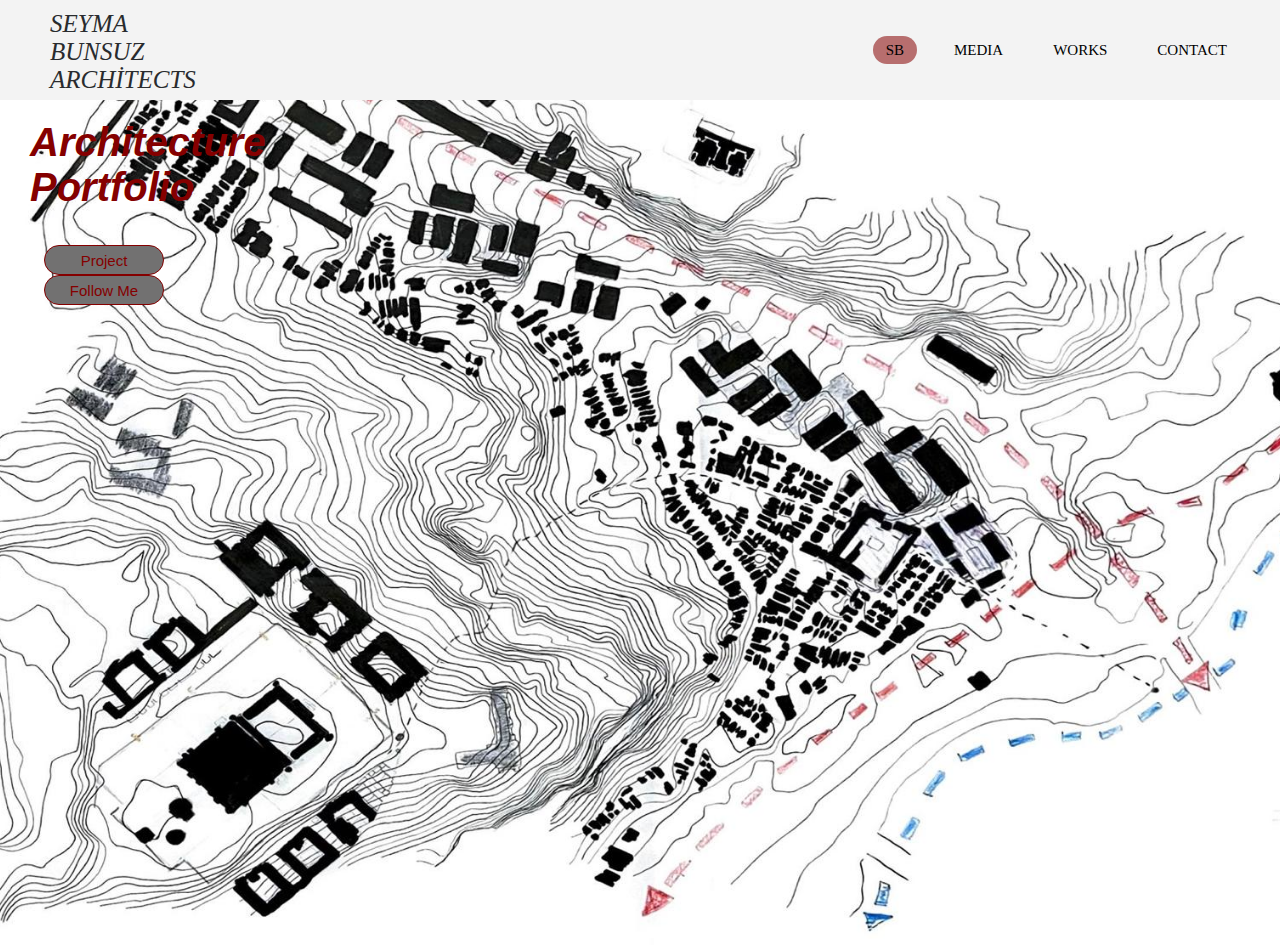
<file: index.html>
<!DOCTYPE html>
<html lang="en">
<head><link rel="stylesheet" href="STYLESS.css">
    <meta charset="UTF-8">
    <meta name="viewport" content="width=device-width, initial-scale=1.0">
    <title>SEYMA_RCH</title>
</head>
<body>
    <div class="container">
        <div class="background"></div>
        <div class="navbar">
            <div class="logo">
                <a href="index.html">SEYMA BUNSUZ ARCHİTECTS</a>
            </div>
            <ul>
                <li><a href="index.html" class="active">SB</a></li>
                <li><a href="media.html">MEDIA</a></li>
                <li><a href="works.html">WORKS</a></li>
                <li><a href="contact.html">CONTACT</a></li>
            </ul>
        </div>
        <div class="center">
            <h1>Architecture Portfolio </h1>
            <div class="buttons">
                <button>Project</button>
                <button>Follow Me</button>
                
            
            </div>
           
    
        </div>
    </div>
   

   
</body>
</html>
</file>
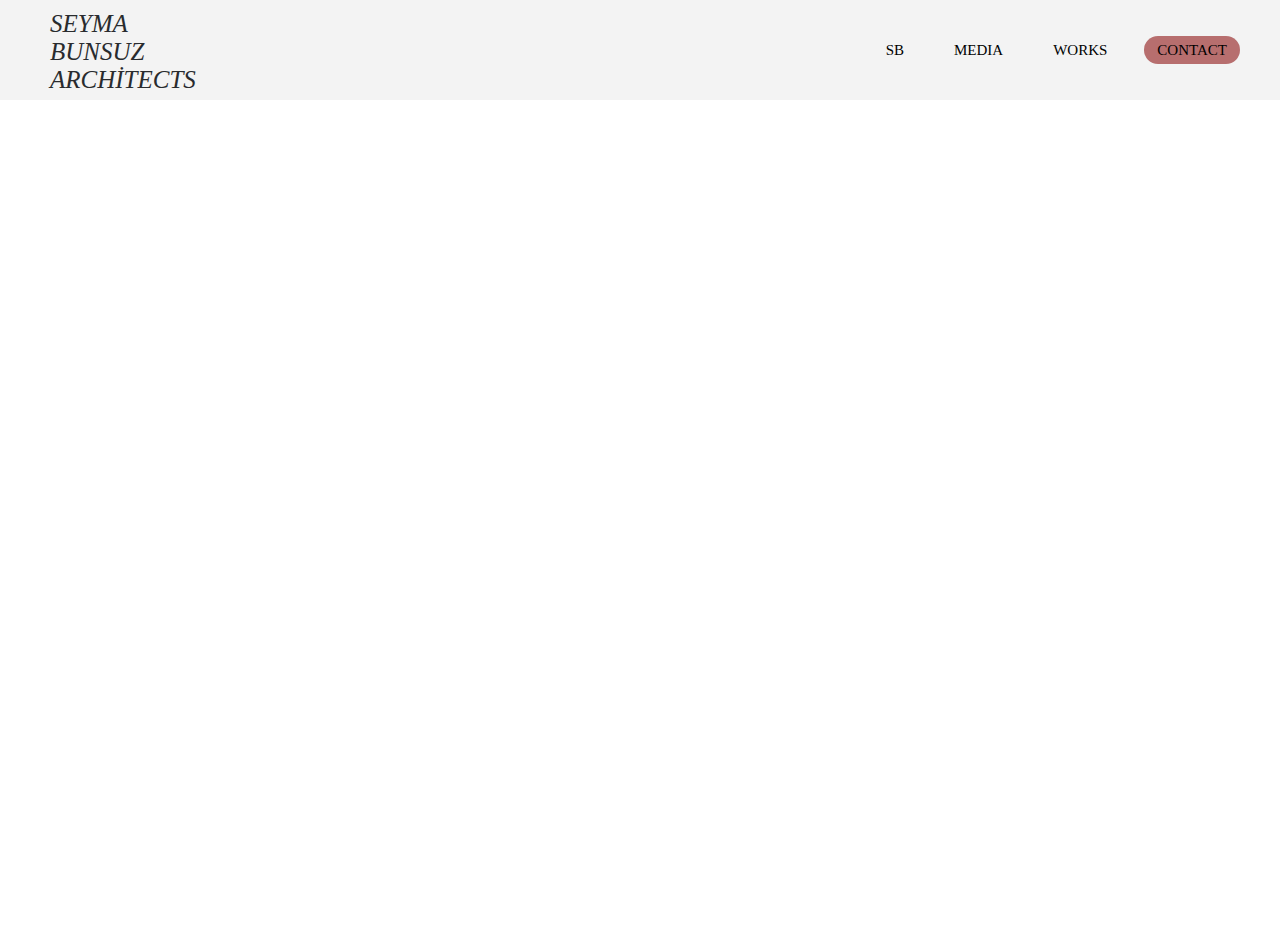
<file: contact.html>
<!DOCTYPE html>
<html lang="en">
<head>
    <meta charset="UTF-8">
    <meta name="viewport" content="width=device-width, initial-scale=1.0">
    <title>CONTACT</title>
</head><link rel="stylesheet" href="contact.css">
<body>
    <div class="container">
        <div class="navbar">
            <div class="logo">
                <a href="index.html">SEYMA BUNSUZ ARCHİTECTS</a>
            </div>
            <ul>
                <li><a href="index.html">SB</a></li>
                <li><a href="media.html">MEDIA</a></li>
                <li><a href="works.html">WORKS</a></li>
                <li><a href="contact.html" class="active">CONTACT</a></li>
            </ul>
        </div>
       
    </div>
   

    
</body>
</html>
</file>
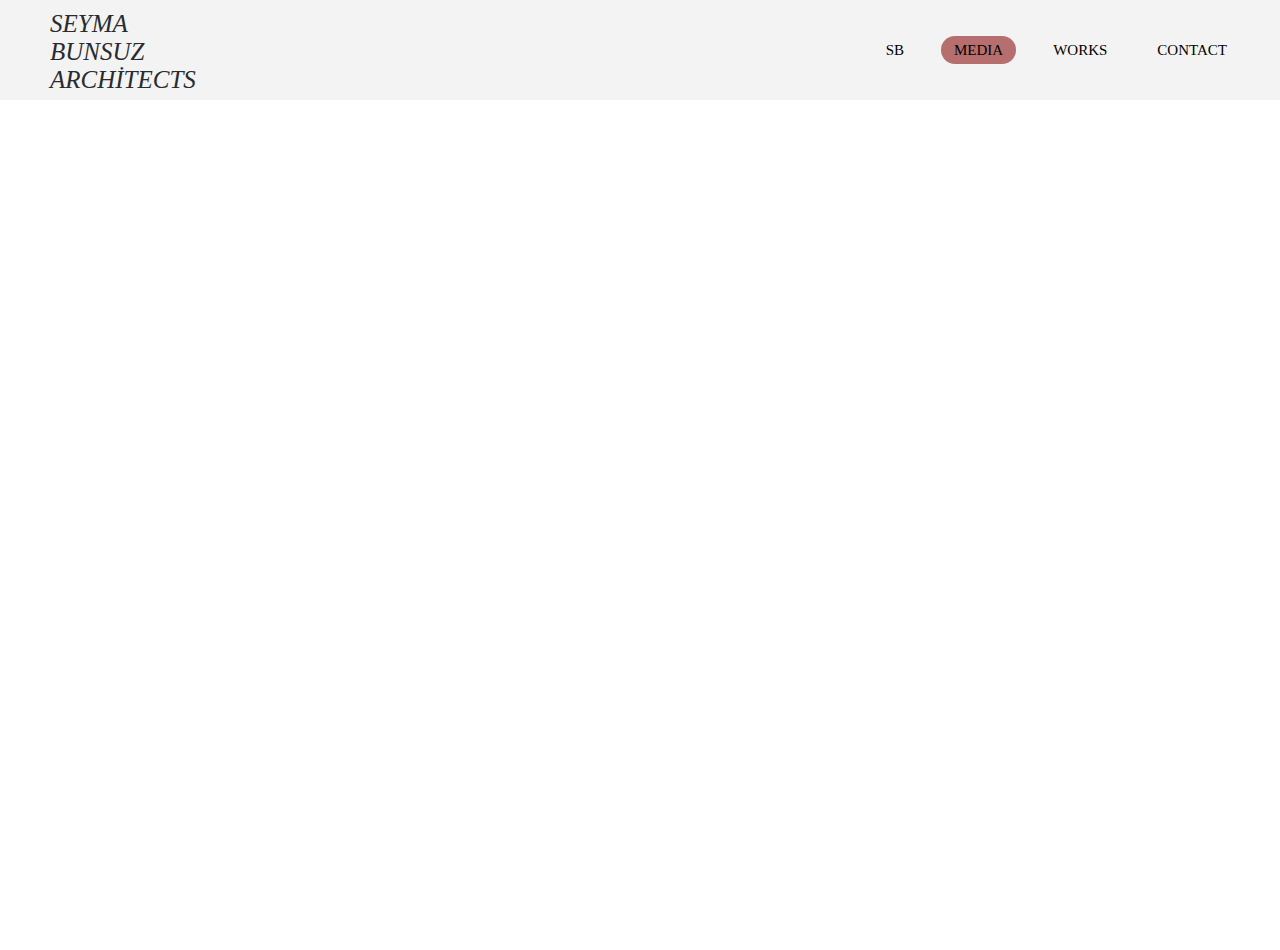
<file: media.html>
<!DOCTYPE html>
<html lang="en">
<head>
    <meta charset="UTF-8">
    <meta name="viewport" content="width=device-width, initial-scale=1.0">
    <title>MEDIA</title>
</head><link rel="stylesheet" href="media.css">
<body>
    <div class="container">
        <div class="navbar">
            <div class="logo">
                <a href="index.html">SEYMA BUNSUZ ARCHİTECTS</a>
            </div>
            <ul>
                <li><a href="index.html">SB</a></li>
                <li><a href="media.html" class="active">MEDIA</a></li>
                <li><a href="works.html">WORKS</a></li>
                <li><a href="contact.html">CONTACT</a></li>
            </ul>
        </div>
        
    </div>
   
    
</body>
</html>
</file>
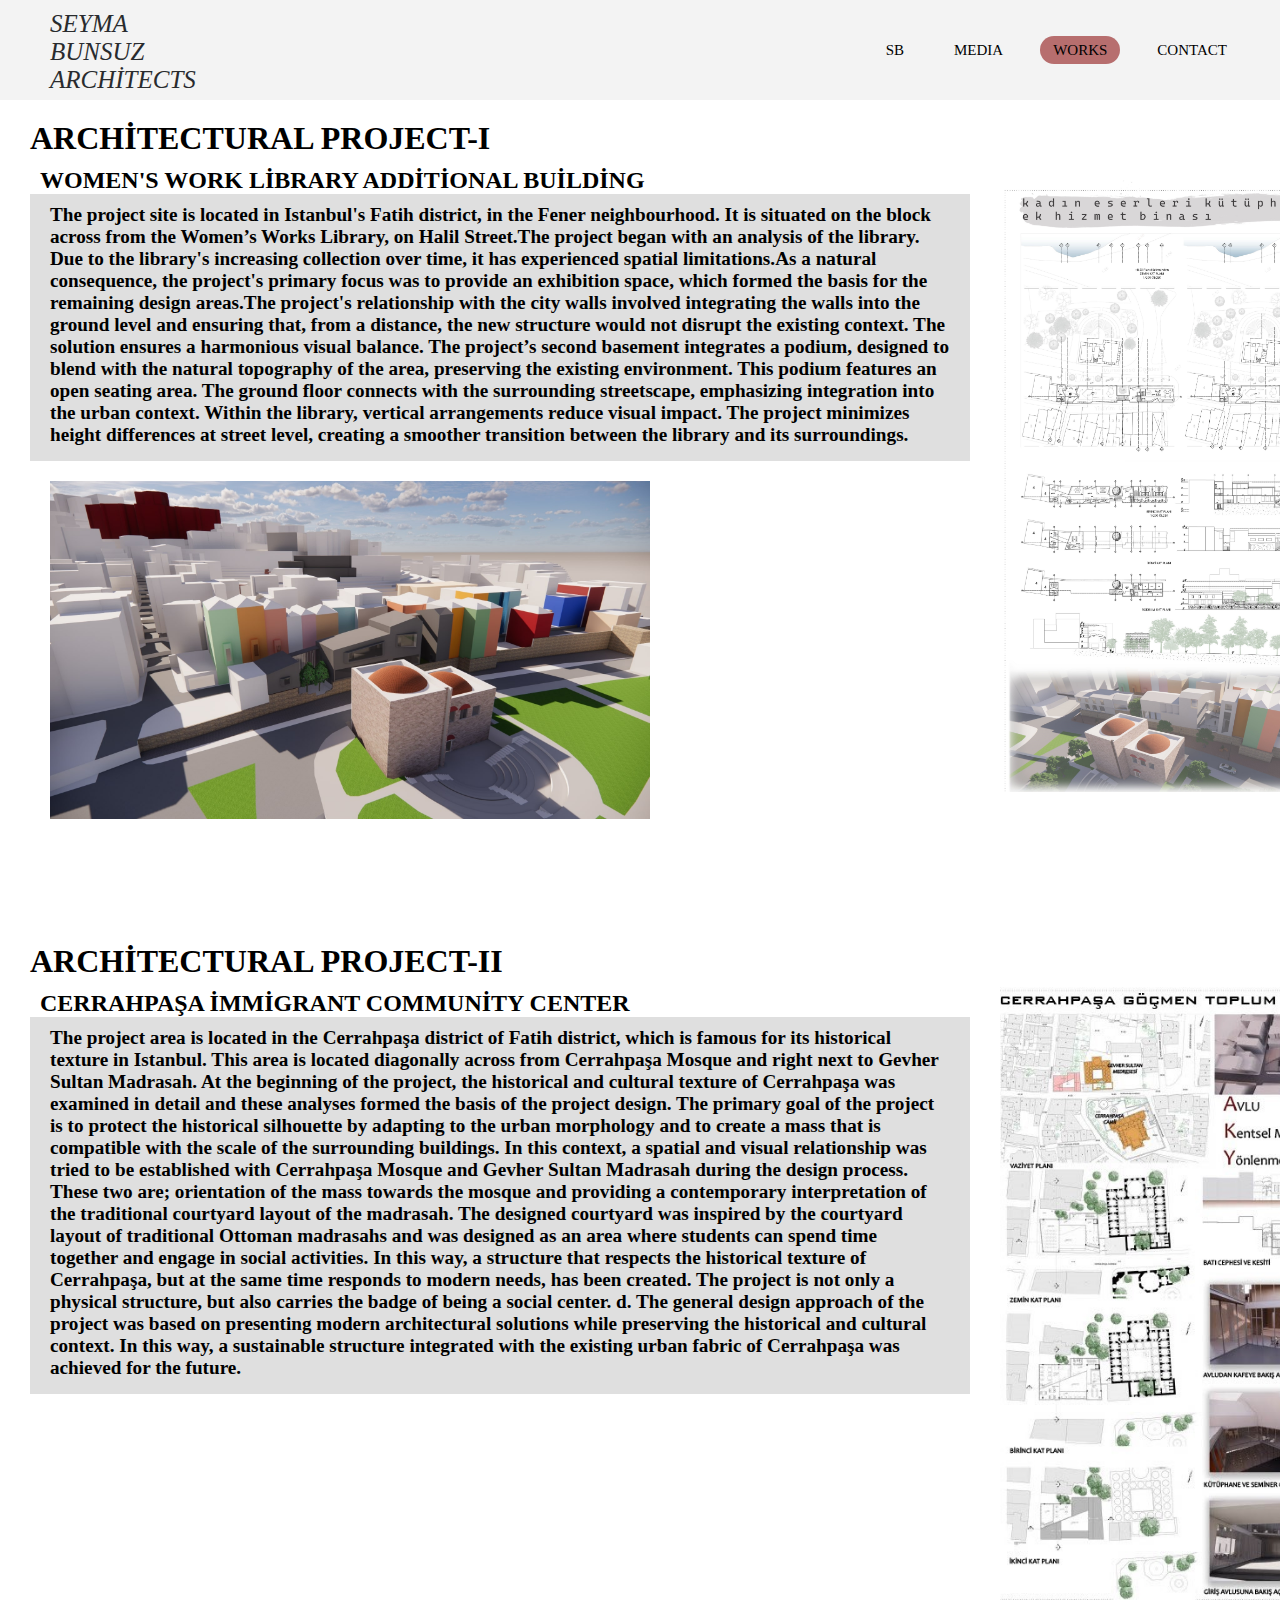
<file: works.html>
<!DOCTYPE html>
<html lang="en">
<head>
    <meta charset="UTF-8">
    <meta name="viewport" content="width=device-width, initial-scale=1.0">
    <title>WORKS</title>
</head><link rel="stylesheet" href="works.css">
<body>
    <div class="container">
        <div class="navbar">
            <div class="logo">
                <a href="index.html">SEYMA BUNSUZ ARCHİTECTS</a>
            </div>
            <ul>
                <li><a href="index.html">SB</a></li>
                <li><a href="media.html">MEDIA</a></li>
                <li><a href="works.html" class="active">WORKS</a></li>
                <li><a href="contact.html">CONTACT</a></li>
            </ul>
        </div>
        <div class="project">
            <div class="mp1">
                <h1>ARCHİTECTURAL PROJECT-I</h1>
                <h2>WOMEN'S WORK LİBRARY ADDİTİONAL BUİLDİNG</h2>
                <h3>The project site is located in Istanbul's Fatih district, in the Fener neighbourhood. It is situated on the block across from the Women’s Works Library, on Halil Street.The project began with an analysis of the library.
                Due to the library's increasing collection over time, it has experienced spatial limitations.As a natural consequence, the project's primary focus was to provide an exhibition space, which formed the basis for the remaining design areas.The project's relationship with the city walls involved integrating the walls into the ground level and ensuring that, from a distance, the new structure would not disrupt the existing context. The solution ensures a harmonious visual balance.
                The project’s second basement integrates a podium, designed to blend with the natural topography of the area, preserving the existing environment. This podium features an open seating area.
                The ground floor connects with the surrounding streetscape, emphasizing integration into the urban context. Within the library, vertical arrangements reduce visual impact. The project minimizes height differences at street level, creating a smoother transition between the library and its surroundings.</h3>
                <img src="model1.jpg" alt="plan2">
                <div class="görsel">
                    <img src="mp1.jpg" alt="plan">
                    
                </div>
              
            </div>
            <div class="mp2">
                <h1>ARCHİTECTURAL PROJECT-II</h1>
                <h2>CERRAHPAŞA İMMİGRANT COMMUNİTY CENTER</h2>
                <h3>
                    The project area is located in the Cerrahpaşa district of Fatih district, which is famous for its historical texture in Istanbul. This area is located diagonally across from Cerrahpaşa Mosque and right next to Gevher Sultan Madrasah. At the beginning of the project, the historical and cultural texture of Cerrahpaşa was examined in detail and these analyses formed the basis of the project design. The primary goal of the project is to protect the historical silhouette by adapting to the urban morphology and
                    to create a mass that is compatible with the scale of the surrounding buildings. In this context, a spatial and visual relationship was tried to be established with Cerrahpaşa Mosque and Gevher Sultan Madrasah during the design process. These two are; orientation of the mass towards the mosque and providing a contemporary interpretation of the traditional courtyard layout of the madrasah.
                    The designed courtyard was inspired by the courtyard layout of traditional Ottoman madrasahs and was designed as an area where students can spend time together and engage in social activities.
                    In this way, a structure that respects the historical texture of Cerrahpaşa, but at the same time responds to modern needs, has been created. The project is not only a physical structure, but also carries the badge of being a social center.
                    d.
                    The general design approach of the project was based on presenting modern architectural solutions while preserving the historical and cultural context. In this way, a sustainable structure integrated with the existing urban fabric of Cerrahpaşa was achieved for the future.
                    </h3>
                    <div class="görsel2">
                        <img src="mp2.jpg" alt="plan">
                        
                    </div>

            </div>
        </div>
        
    </div>
   
    
</body>
</html>
</file>
<file: STYLESS.css>
*{
    margin: 0;
padding: 0;

}

.container{
    background: url(harita.jpg);
    height: 950px;
    background-size: cover;
  background-position: center;
  background-repeat: no-repeat;

}


.container .navbar{
    width: 100%;
    height: 100px;
    background: rgb(243, 243, 243);
 
}

.navbar .logo{
    display: inline-block;
    margin-left: 50px;
    margin-top: 10px;
    width: 50px;
    height: 45px;

}

.navbar .logo a{
    text-decoration: none;
    font-size: 25px;
    font-family:fantasy ;
    color: rgb(41, 43, 46);
    font-style: italic;
    
}

.navbar ul{
    float: right;
    margin-right: 30px;
    margin-top: 10px;

}

.navbar ul li{
    list-style: none;
    display: inline-block;
    margin: 0 10px;
    line-height: 80px;
   
}

.navbar ul li a{
    color: rgb(0, 0, 0);
    text-decoration: none;
    font-size: 15px;
    padding: 6px 13px;
    font-family: fantasy;
    transition: 0.5s;
    
}

.navbar ul li a.active,
.navbar ul li a:hover{
    background: rgba(133, 0, 0, 0.548);
border-radius: 50px;

}

.container .center{
    margin-top: 20px;
    margin-left: 30px;
    transform: translate(-50%-50%);
    font-family:Verdana, Geneva, Tahoma, sans-serif ;
    user-select: none;
    width: 40px;

}

.center h1{
    color: rgb(133, 0, 0);
    font-size: 40px;
   font-style: italic;

}

.center .buttons{
    margin: 35px 14px;

}

.buttons button{
    height: 30px;
    width: 120px;
    font-size: 15px;
    font-family:Verdana, Geneva, Tahoma, sans-serif ;
    color: rgb(133, 0, 0);
    background: rgb(114, 113, 113);
    border: solid 1px rgb(133, 0, 0);
    cursor: pointer;
    outline: none;
    border-radius: 50px;
    transition: 0.3s;

}

.buttons button:hover{
    background: rgb(68, 68, 68);
    
}
</file>
<file: contact.css>
*{
    margin: 0;
padding: 0;

}

.container{
    height: 950px;
    background-size: cover;
  background-position: center;
  background-repeat: no-repeat;

}


.container .navbar{
    width: 100%;
    height: 100px;
    background: rgb(243, 243, 243);
 
}

.navbar .logo{
    display: inline-block;
    margin-left: 50px;
    margin-top: 10px;
    width: 50px;
    height: 45px;

}

.navbar .logo a{
    text-decoration: none;
    font-size: 25px;
    font-family:fantasy ;
    color: rgb(41, 43, 46);
    font-style: italic;
    
}

.navbar ul{
    float: right;
    margin-right: 30px;
    margin-top: 10px;

}

.navbar ul li{
    list-style: none;
    display: inline-block;
    margin: 0 10px;
    line-height: 80px;
   
}

.navbar ul li a{
    color: rgb(0, 0, 0);
    text-decoration: none;
    font-size: 15px;
    padding: 6px 13px;
    font-family: fantasy;
    transition: 0.5s;
    
}

.navbar ul li a.active,
.navbar ul li a:hover{
    background: rgba(133, 0, 0, 0.548);
border-radius: 50px;

}
</file>
<file: media.css>
*{
    margin: 0;
padding: 0;

}

.container{
    height: 950px;
    background-size: cover;
  background-position: center;
  background-repeat: no-repeat;

}


.container .navbar{
    width: 100%;
    height: 100px;
    background: rgb(243, 243, 243);
 
}

.navbar .logo{
    display: inline-block;
    margin-left: 50px;
    margin-top: 10px;
    width: 50px;
    height: 45px;

}

.navbar .logo a{
    text-decoration: none;
    font-size: 25px;
    font-family:fantasy ;
    color: rgb(41, 43, 46);
    font-style: italic;
    
}

.navbar ul{
    float: right;
    margin-right: 30px;
    margin-top: 10px;

}

.navbar ul li{
    list-style: none;
    display: inline-block;
    margin: 0 10px;
    line-height: 80px;
   
}

.navbar ul li a{
    color: rgb(0, 0, 0);
    text-decoration: none;
    font-size: 15px;
    padding: 6px 13px;
    font-family: fantasy;
    transition: 0.5s;
    
}

.navbar ul li a.active,
.navbar ul li a:hover{
    background: rgba(133, 0, 0, 0.548);
border-radius: 50px;

}
</file>
<file: works.css>
*{
    margin: 0;
padding: 0;

}

.container{
    height: 950px;
    background-size: cover;
  background-position: center;
  background-repeat: no-repeat;

}


.container .navbar{
    width: 100%;
    height: 100px;
    background: rgb(243, 243, 243);
    position: fixed;
 
}

.navbar .logo{
    display: inline-block;
    margin-left: 50px;
    margin-top: 10px;
    width: 50px;
    height: 45px;

}

.navbar .logo a{
    text-decoration: none;
    font-size: 25px;
    font-family:fantasy ;
    color: rgb(41, 43, 46);
    font-style: italic;
    
}

.navbar ul{
    float: right;
    margin-right: 30px;
    margin-top: 10px;

}

.navbar ul li{
    list-style: none;
    display: inline-block;
    margin: 0 10px;
    line-height: 80px;
   
}

.navbar ul li a{
    color: rgb(0, 0, 0);
    text-decoration: none;
    font-size: 15px;
    padding: 6px 13px;
    font-family: fantasy;
    transition: 0.5s;
    
}

.navbar ul li a.active,
.navbar ul li a:hover{
    background: rgba(133, 0, 0, 0.548);
border-radius: 50px;

}
.project .mp1 h1{
    font-weight: 100px;
    padding-left: 30px;
    padding-top: 120px;
}


.project .mp1 h2{
    padding-left: 40px;
    padding-top: 10px;
}

.project .mp1 h3{
    padding: 15px 20px;
    padding-top: 10px;
    width: 900px;
    font-weight: 10px;
    background-color: rgba(196, 196, 196, 0.548);
    margin-left: 30px;
    font-size: larger;
    
}
.project .mp1 img{
    width: 600px;
    padding-left: 50px;
    padding-top: 20px;
   
}

.project .mp1 .görsel img{
    width: 800px;
    padding-left: 1000px;
    padding-top: 100px;
    position: absolute;
    top: 80px;
   
    
    
}

.project .mp2 h1{
    font-weight: 100px;
    padding-left: 30px;
    padding-top: 120px;

}

.project .mp2 h2{
    padding-left: 40px;
    padding-top: 10px;
}

.project .mp2 h3{
    padding: 15px 20px;
    padding-top: 10px;
    width: 900px;
    font-weight: 10px;
    background-color: rgba(196, 196, 196, 0.548);
    margin-left: 30px;
    font-size: larger;
    
}
.project .mp2 .görsel2 img{
    width: 800px;
    padding-left: 1000px;
    padding-top: 900px;
    position: absolute;
    top: 80px;
   
    
    
}
</file>
